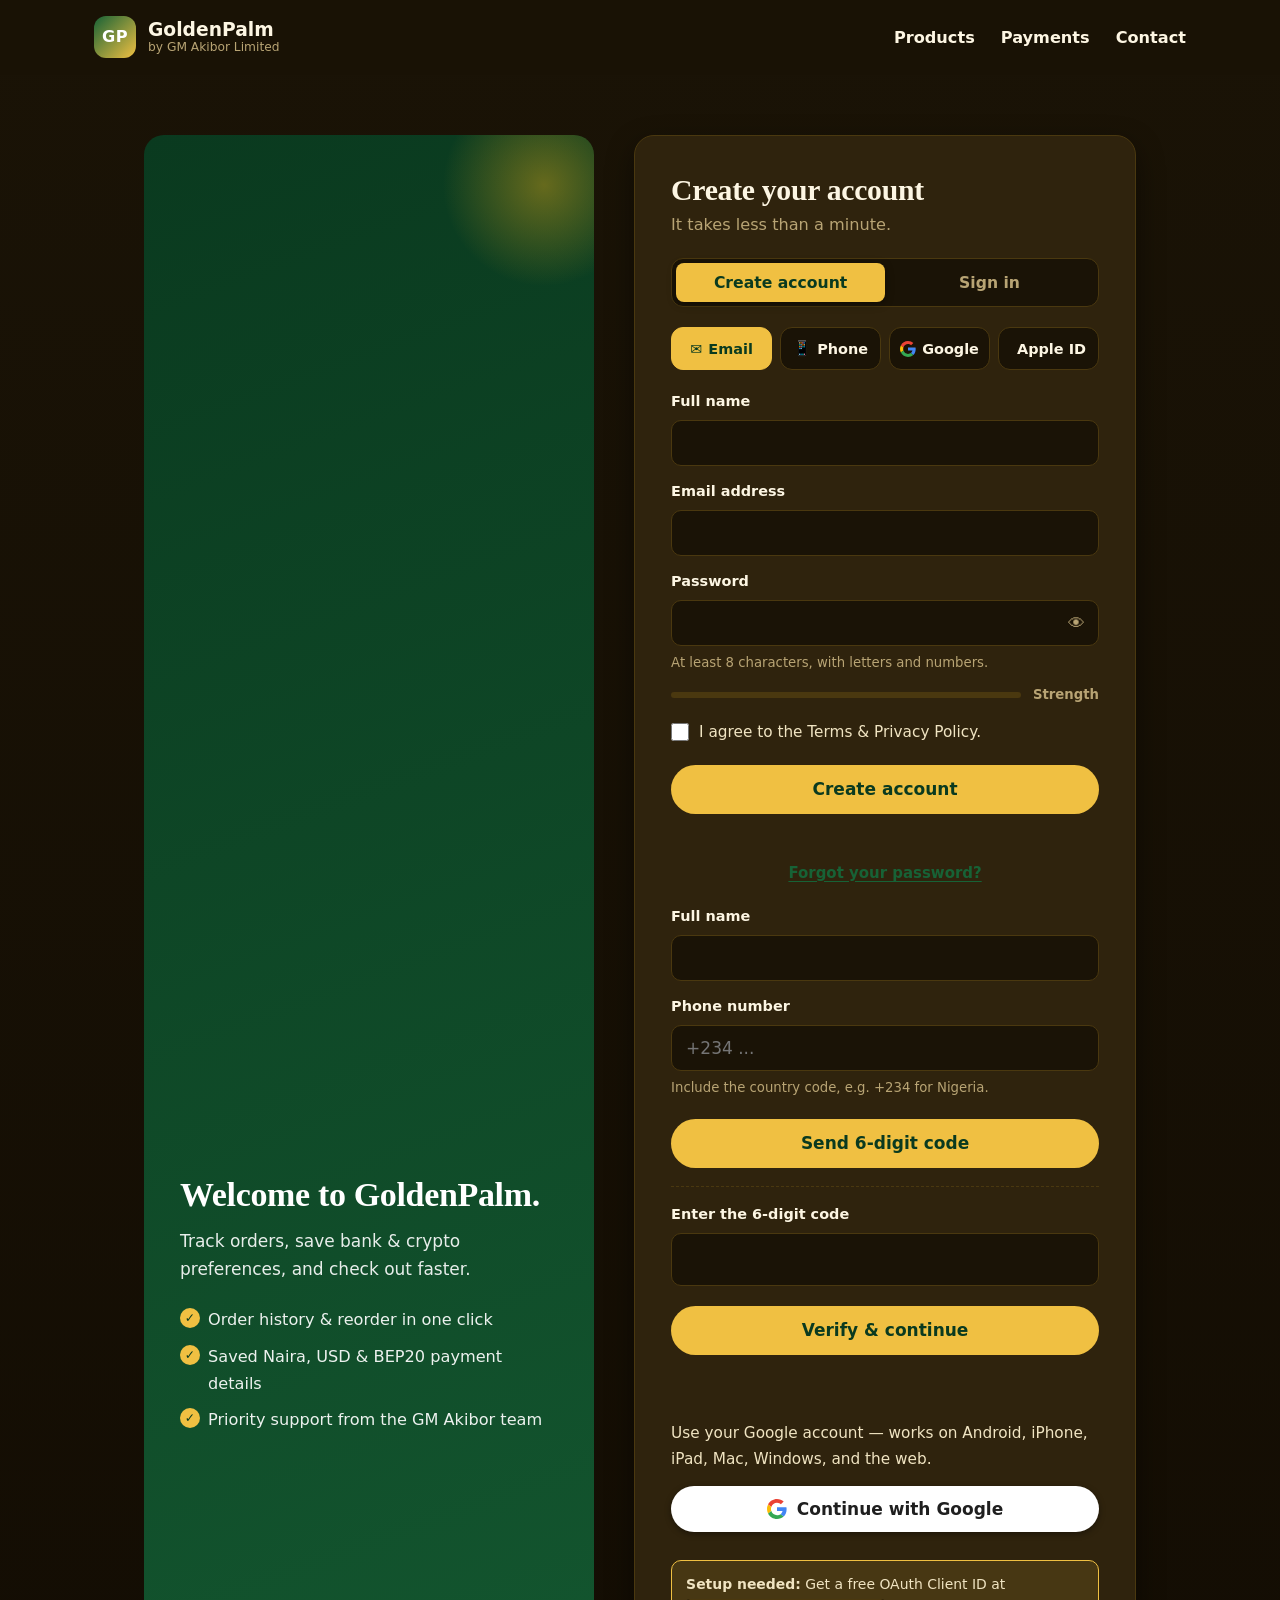
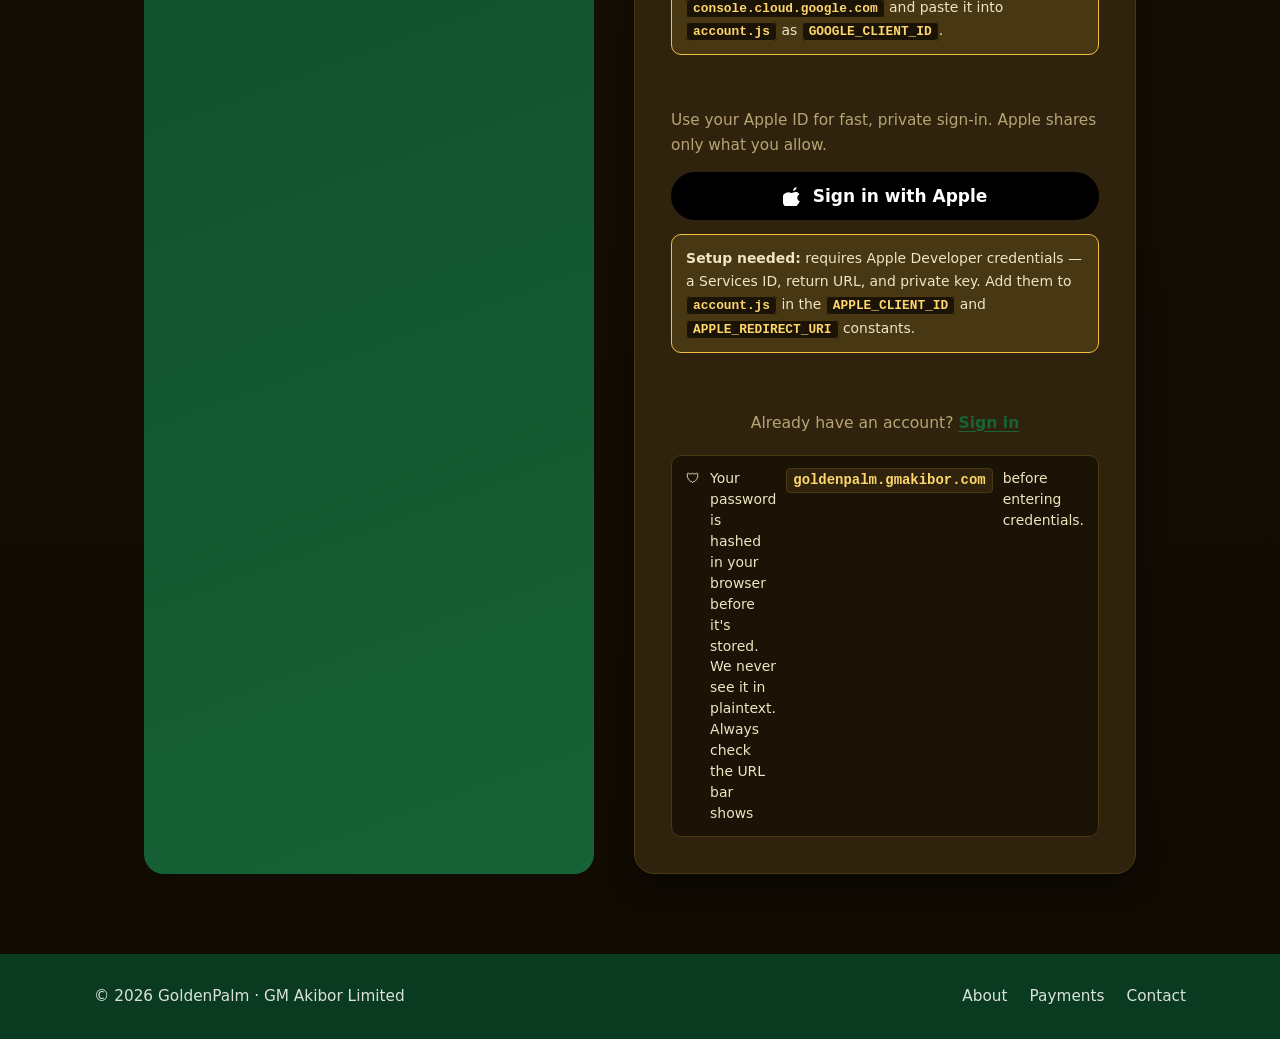
<file: account.html>
<!DOCTYPE html>
<html lang="en">
<head>
  <meta charset="UTF-8" />
  <meta name="viewport" content="width=device-width, initial-scale=1.0" />
  <meta name="description" content="GoldenPalm — sign in or create an account with email, phone, or Apple ID." />
  <meta name="theme-color" content="#0a4d2e" />

  <meta http-equiv="Content-Security-Policy"
        content="default-src 'self'; img-src 'self' https://images.unsplash.com https://*.googleusercontent.com data:; style-src 'self' 'unsafe-inline' https://accounts.google.com; script-src 'self' https://appleid.cdn-apple.com https://accounts.google.com https://cdn.jsdelivr.net https://www.gstatic.com https://www.google.com; connect-src 'self' https://*.supabase.co https://appleid.apple.com https://accounts.google.com https://api.emailjs.com https://*.googleapis.com https://identitytoolkit.googleapis.com https://securetoken.googleapis.com; font-src 'self' data:; frame-src https://appleid.apple.com https://accounts.google.com https://*.firebaseapp.com https://www.google.com; form-action 'self' https://appleid.apple.com https://accounts.google.com; frame-ancestors 'none'; base-uri 'self'; object-src 'none'; upgrade-insecure-requests" />
  <meta http-equiv="X-Content-Type-Options" content="nosniff" />
  <meta name="referrer" content="strict-origin-when-cross-origin" />
  <meta name="robots" content="noindex" />

  <!-- PWA -->
  <link rel="manifest" href="manifest.json" />
  <link rel="apple-touch-icon" href="icon.svg" />
  <meta name="apple-mobile-web-app-capable" content="yes" />
  <meta name="apple-mobile-web-app-status-bar-style" content="black-translucent" />
  <meta name="apple-mobile-web-app-title" content="GoldenPalm" />
  <meta name="mobile-web-app-capable" content="yes" />

  <title>Account · GoldenPalm</title>
  <link rel="stylesheet" href="styles.css" />
</head>
<body class="auth-body">
  <a href="#main" class="skip-link">Skip to main content</a>

  <header class="navbar" id="navbar" role="banner">
    <div class="container nav-inner">
      <a href="index.html" class="logo" aria-label="GoldenPalm home">
        <span class="logo-mark" aria-hidden="true">GP</span>
        <span class="logo-stack">
          <span class="logo-text">GoldenPalm</span>
          <span class="logo-tag">by GM Akibor Limited</span>
        </span>
      </a>
      <nav aria-label="Primary">
        <ul class="nav-links" id="navLinks">
          <li><a href="index.html#products">Products</a></li>
          <li><a href="index.html#payments">Payments</a></li>
          <li><a href="index.html#contact">Contact</a></li>
        </ul>
      </nav>
    </div>
  </header>

  <main id="main" class="auth-page">
    <div class="auth-shell">
      <aside class="auth-promo" aria-hidden="true">
        <h2>Welcome to GoldenPalm.</h2>
        <p>Track orders, save bank &amp; crypto preferences, and check out faster.</p>
        <ul>
          <li>Order history &amp; reorder in one click</li>
          <li>Saved Naira, USD &amp; BEP20 payment details</li>
          <li>Priority support from the GM Akibor team</li>
        </ul>
      </aside>

      <section class="auth-card" aria-labelledby="auth-title">
        <header class="auth-head">
          <h1 id="auth-title">Create your account</h1>
          <p class="auth-sub" id="authSub">It takes less than a minute.</p>
        </header>

        <div class="auth-mode" role="tablist" aria-label="Sign in or sign up">
          <button class="auth-mode-btn active" type="button" role="tab" aria-selected="true" data-mode="signup">Create account</button>
          <button class="auth-mode-btn" type="button" role="tab" aria-selected="false" data-mode="signin">Sign in</button>
        </div>

        <div class="auth-method" role="tablist" aria-label="Sign-up method">
          <button class="method-btn active" type="button" role="tab" aria-selected="true" data-method="email">
            <span aria-hidden="true">✉</span> Email
          </button>
          <button class="method-btn" type="button" role="tab" aria-selected="false" data-method="phone">
            <span aria-hidden="true">📱</span> Phone
          </button>
          <button class="method-btn" type="button" role="tab" aria-selected="false" data-method="google">
            <svg viewBox="0 0 18 18" width="16" height="16" aria-hidden="true">
              <path fill="#EA4335" d="M9 3.48c1.69 0 2.83.73 3.48 1.34l2.54-2.48C13.46 1.08 11.43 0 9 0 5.48 0 2.44 2.02.96 4.96l2.91 2.26C4.6 5.05 6.62 3.48 9 3.48z"/>
              <path fill="#4285F4" d="M17.64 9.2c0-.74-.06-1.28-.19-1.84H9v3.34h4.96c-.1.83-.64 2.08-1.84 2.92l2.84 2.2c1.7-1.57 2.68-3.88 2.68-6.62z"/>
              <path fill="#FBBC05" d="M3.88 10.78A5.54 5.54 0 0 1 3.58 9c0-.62.11-1.22.29-1.78L.96 4.96A9 9 0 0 0 0 9c0 1.45.35 2.82.96 4.04l2.92-2.26z"/>
              <path fill="#34A853" d="M9 18c2.43 0 4.47-.8 5.96-2.18l-2.84-2.2c-.76.53-1.78.9-3.12.9-2.38 0-4.4-1.57-5.12-3.74L.97 13.04C2.45 15.98 5.48 18 9 18z"/>
            </svg>
            Google
          </button>
          <button class="method-btn" type="button" role="tab" aria-selected="false" data-method="apple">
            <span aria-hidden="true"></span> Apple ID
          </button>
        </div>

        <!-- ========== EMAIL ========== -->
        <form class="auth-form" id="emailForm" novalidate autocomplete="on">
          <div class="honeypot" aria-hidden="true">
            <label>Website<input type="text" name="website" tabindex="-1" autocomplete="off" /></label>
          </div>

          <label data-signup-only>
            <span>Full name</span>
            <input name="name" type="text" autocomplete="name" maxlength="80" />
          </label>
          <label>
            <span>Email address</span>
            <input name="email" type="email" required autocomplete="email" maxlength="120" />
          </label>
          <label>
            <span>Password</span>
            <div class="pw-wrap">
              <input name="password" type="password" required autocomplete="new-password" minlength="8" maxlength="128" />
              <button type="button" class="pw-toggle" aria-label="Show password" data-toggle-pw>👁</button>
            </div>
            <small class="hint" data-signup-only>At least 8 characters, with letters and numbers.</small>
          </label>
          <div class="pw-strength" data-signup-only aria-hidden="true">
            <span class="pw-bar"><span id="pwBar"></span></span>
            <span class="pw-label" id="pwLabel">Strength</span>
          </div>
          <label class="check-row" data-signup-only>
            <input type="checkbox" name="agree" required />
            <span>I agree to the Terms &amp; Privacy Policy.</span>
          </label>
          <button type="submit" class="btn btn-primary auth-submit">
            <span data-signup-text>Create account</span>
            <span data-signin-text hidden>Sign in</span>
          </button>
          <p class="form-status" id="emailStatus" role="status" aria-live="polite"></p>
          <p class="auth-link" data-signup-only><a href="#" data-recover>Forgot your password?</a></p>
        </form>

        <!-- ========== PHONE ========== -->
        <form class="auth-form" id="phoneForm" novalidate hidden autocomplete="on">
          <label data-signup-only>
            <span>Full name</span>
            <input name="name" type="text" autocomplete="name" maxlength="80" />
          </label>
          <label>
            <span>Phone number</span>
            <input name="phone" type="tel" required autocomplete="tel" maxlength="20" placeholder="+234 ..." />
            <small class="hint">Include the country code, e.g. +234 for Nigeria.</small>
          </label>

          <button type="button" class="btn btn-primary auth-submit" id="sendOtpBtn">Send 6-digit code</button>

          <div id="otpBox" hidden>
            <label>
              <span>Enter the 6-digit code</span>
              <input name="otp" type="text" inputmode="numeric" pattern="[0-9]{6}" maxlength="6" autocomplete="one-time-code" />
            </label>
            <button type="submit" class="btn btn-primary auth-submit">Verify &amp; continue</button>
            <p class="hint" id="otpHint"></p>
          </div>

          <p class="form-status" id="phoneStatus" role="status" aria-live="polite"></p>
        </form>

        <!-- ========== GOOGLE ========== -->
        <div class="auth-form auth-google" id="googleForm" hidden>
          <p class="google-blurb">Use your Google account — works on Android, iPhone, iPad, Mac, Windows, and the web.</p>
          <button id="googleBtn" type="button" class="btn-google" aria-label="Continue with Google">
            <svg viewBox="0 0 18 18" width="20" height="20" aria-hidden="true">
              <path fill="#EA4335" d="M9 3.48c1.69 0 2.83.73 3.48 1.34l2.54-2.48C13.46 1.08 11.43 0 9 0 5.48 0 2.44 2.02.96 4.96l2.91 2.26C4.6 5.05 6.62 3.48 9 3.48z"/>
              <path fill="#4285F4" d="M17.64 9.2c0-.74-.06-1.28-.19-1.84H9v3.34h4.96c-.1.83-.64 2.08-1.84 2.92l2.84 2.2c1.7-1.57 2.68-3.88 2.68-6.62z"/>
              <path fill="#FBBC05" d="M3.88 10.78A5.54 5.54 0 0 1 3.58 9c0-.62.11-1.22.29-1.78L.96 4.96A9 9 0 0 0 0 9c0 1.45.35 2.82.96 4.04l2.92-2.26z"/>
              <path fill="#34A853" d="M9 18c2.43 0 4.47-.8 5.96-2.18l-2.84-2.2c-.76.53-1.78.9-3.12.9-2.38 0-4.4-1.57-5.12-3.74L.97 13.04C2.45 15.98 5.48 18 9 18z"/>
            </svg>
            Continue with Google
          </button>
          <div id="googleOneTap"></div>
          <p class="hint google-hint">
            <strong>Setup needed:</strong> Get a free OAuth Client ID at
            <code>console.cloud.google.com</code> and paste it into
            <code>account.js</code> as <code>GOOGLE_CLIENT_ID</code>.
          </p>
          <p class="form-status" id="googleStatus" role="status" aria-live="polite"></p>
        </div>

        <!-- ========== APPLE ID ========== -->
        <div class="auth-form auth-apple" id="appleForm" hidden>
          <p class="apple-blurb">Use your Apple ID for fast, private sign-in. Apple shares only what you allow.</p>
          <button id="appleBtn" type="button" class="btn-apple" aria-label="Sign in with Apple">
            <svg width="20" height="20" viewBox="0 0 24 24" fill="currentColor" aria-hidden="true">
              <path d="M16.365 1.43c0 1.14-.41 2.21-1.23 3.04-.83.84-1.95 1.32-2.99 1.23-.13-1.13.4-2.27 1.16-3.06.83-.85 2.09-1.46 3.06-1.21zm3.39 17.45c-.61 1.4-1.36 2.79-2.55 4.02-1.04 1.07-2.31 2.4-3.92 2.4-1.55 0-1.95-.91-4.05-.9-2.1.01-2.55.92-4.1.91-1.6-.02-2.83-1.2-3.87-2.27C-1.04 19.95-2 14.1.6 10.46c1.36-1.91 3.78-3.07 6.04-3.07 1.71 0 3.32.96 4.05.96.74 0 2.71-1.18 4.6-1.01.79.03 3.02.32 4.46 2.43-3.93 2.16-3.27 7.81 1 8.91z"/>
            </svg>
            Sign in with Apple
          </button>
          <p class="hint apple-hint">
            <strong>Setup needed:</strong> requires Apple Developer credentials —
            a Services ID, return URL, and private key. Add them to
            <code>account.js</code> in the <code>APPLE_CLIENT_ID</code> and
            <code>APPLE_REDIRECT_URI</code> constants.
          </p>
          <p class="form-status" id="appleStatus" role="status" aria-live="polite"></p>
        </div>

        <p class="auth-mode-toggle">
          <span data-signup-only>Already have an account? <a href="#" data-mode-link="signin">Sign in</a></span>
          <span data-signin-only hidden>New here? <a href="#" data-mode-link="signup">Create an account</a></span>
        </p>

        <p class="security-note">
          <span aria-hidden="true">🛡</span>
          Your password is hashed in your browser before it's stored.
          We never see it in plaintext. Always check the URL bar shows
          <code>goldenpalm.gmakibor.com</code> before entering credentials.
        </p>
      </section>
    </div>
  </main>

  <footer class="footer" role="contentinfo">
    <div class="container footer-inner">
      <span>&copy; <span id="year"></span> GoldenPalm · GM Akibor Limited</span>
      <span class="footer-links">
        <a href="index.html#about">About</a>
        <a href="index.html#payments">Payments</a>
        <a href="index.html#contact">Contact</a>
      </span>
    </div>
  </footer>

  <div class="toast" id="toast" role="status" aria-live="polite" hidden></div>

  <script src="config.js"></script>
  <script src="database/db.js"></script>
  <script src="services.js"></script>
  <script src="account.js"></script>
  <script src="sw-register.js"></script>

  <!-- Invisible reCAPTCHA target for Firebase phone auth -->
  <div id="recaptcha-container" aria-hidden="true"></div>
</body>
</html>
</file>
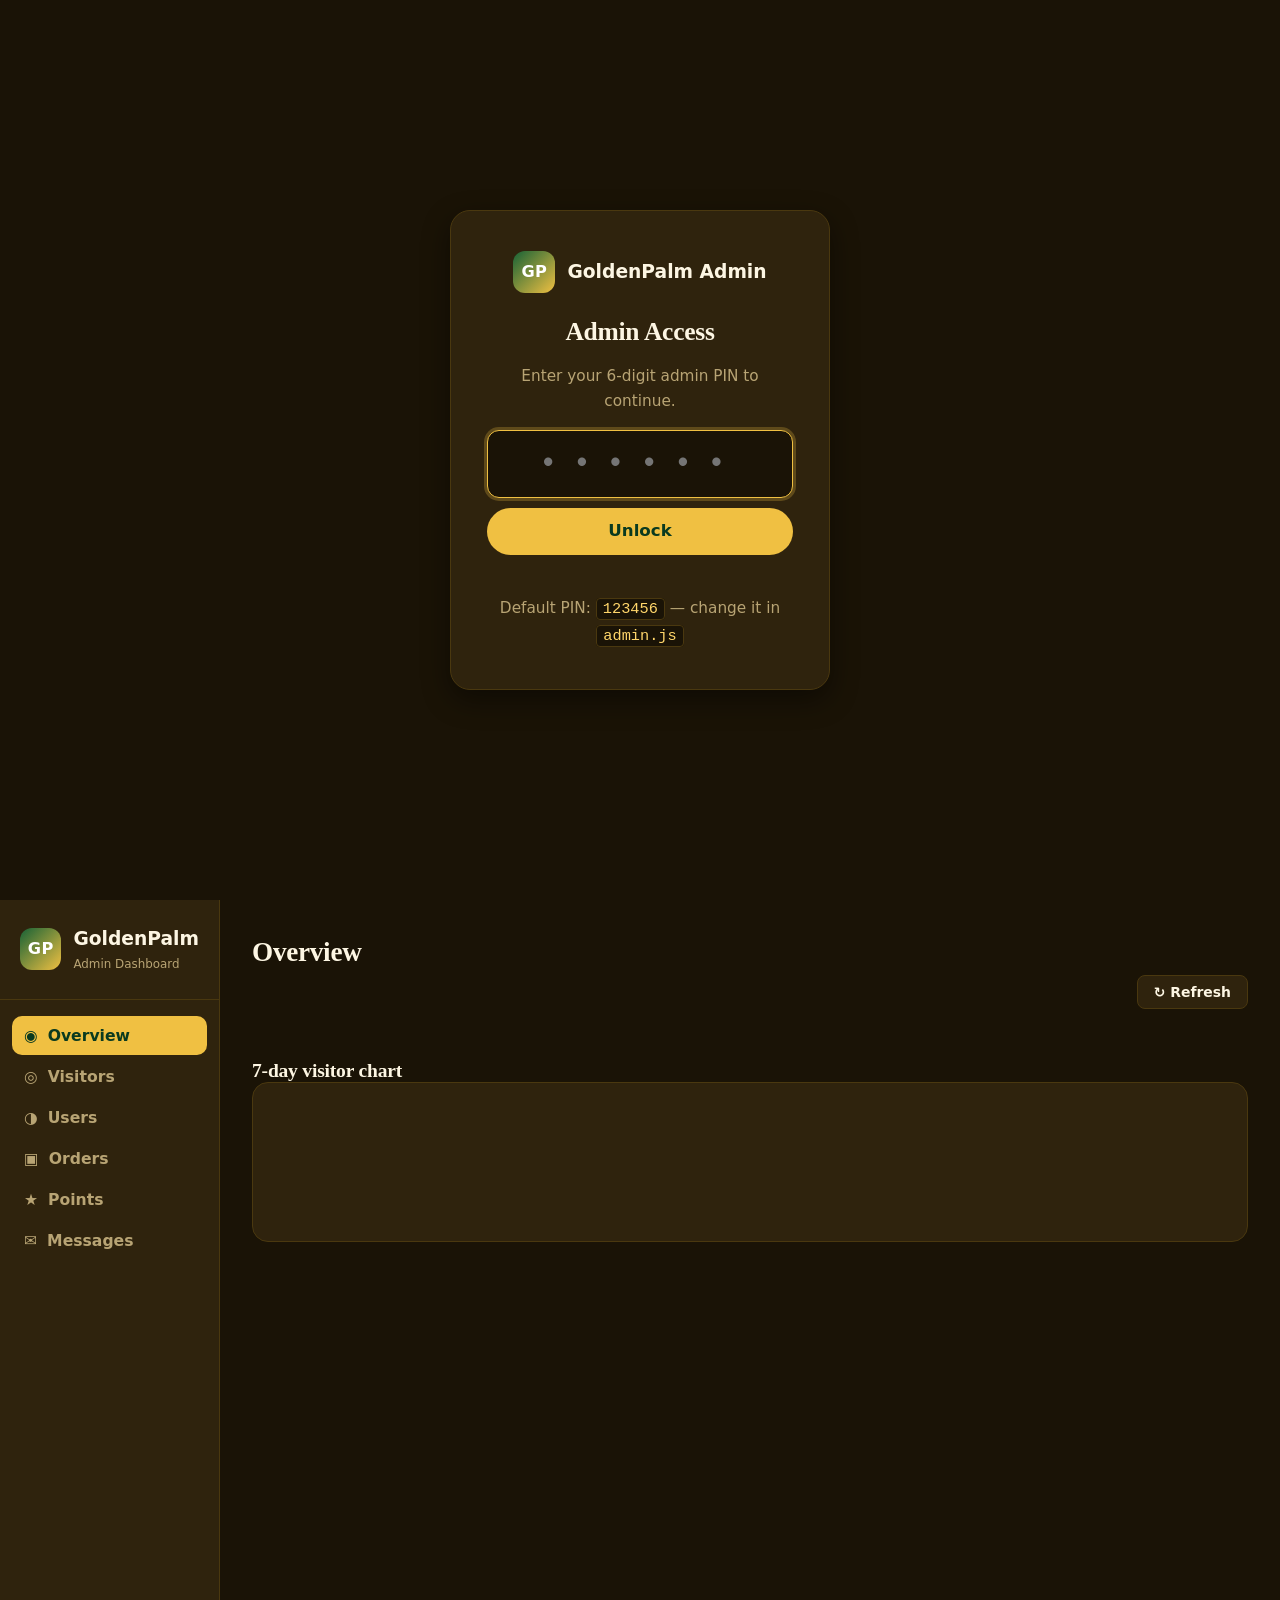
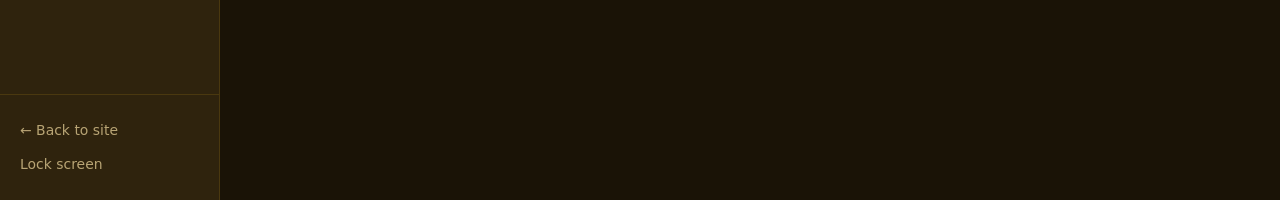
<file: admin.html>
<!DOCTYPE html>
<html lang="en">
<head>
  <meta charset="UTF-8" />
  <meta name="viewport" content="width=device-width, initial-scale=1.0" />
  <meta name="robots" content="noindex, nofollow" />
  <link rel="manifest" href="manifest.json" />
  <link rel="apple-touch-icon" href="icon.svg" />
  <meta name="apple-mobile-web-app-capable" content="yes" />
  <meta name="apple-mobile-web-app-title" content="GoldenPalm" />
  <meta http-equiv="Content-Security-Policy"
        content="default-src 'self'; img-src 'self' data:; style-src 'self' 'unsafe-inline'; script-src 'self'; connect-src 'self' https://*.supabase.co; frame-ancestors 'none'; base-uri 'self'; object-src 'none';" />
  <meta http-equiv="X-Content-Type-Options" content="nosniff" />
  <title>Admin · GoldenPalm</title>
  <link rel="stylesheet" href="styles.css" />
  <link rel="stylesheet" href="admin.css" />
</head>
<body class="admin-body">

  <!-- PIN lock screen -->
  <div id="lockScreen" class="lock-screen">
    <div class="lock-card">
      <div class="logo">
        <span class="logo-mark" aria-hidden="true">GP</span>
        <span class="logo-text">GoldenPalm Admin</span>
      </div>
      <h1>Admin Access</h1>
      <p>Enter your 6-digit admin PIN to continue.</p>
      <form id="pinForm" novalidate>
        <input type="password" id="pinInput" inputmode="numeric" maxlength="6"
               pattern="[0-9]{6}" autocomplete="current-password"
               placeholder="••••••" aria-label="6-digit admin PIN" required />
        <button type="submit" class="btn btn-primary">Unlock</button>
        <p class="pin-error" id="pinError" role="alert" aria-live="polite"></p>
      </form>
      <p class="pin-hint">Default PIN: <code>123456</code> — change it in <code>admin.js</code></p>
    </div>
  </div>

  <!-- Admin shell (hidden until authenticated) -->
  <div id="adminShell" hidden>
    <aside class="sidebar" role="navigation" aria-label="Admin navigation">
      <div class="sidebar-logo">
        <span class="logo-mark" aria-hidden="true">GP</span>
        <div>
          <span class="logo-text">GoldenPalm</span>
          <span style="font-size:0.7rem;color:var(--muted);display:block">Admin Dashboard</span>
        </div>
      </div>
      <nav>
        <button class="nav-item active" data-panel="overview">
          <span aria-hidden="true">◉</span> Overview
        </button>
        <button class="nav-item" data-panel="visitors">
          <span aria-hidden="true">◎</span> Visitors
        </button>
        <button class="nav-item" data-panel="users">
          <span aria-hidden="true">◑</span> Users
        </button>
        <button class="nav-item" data-panel="orders">
          <span aria-hidden="true">▣</span> Orders
        </button>
        <button class="nav-item" data-panel="points">
          <span aria-hidden="true">★</span> Points
        </button>
        <button class="nav-item" data-panel="messages">
          <span aria-hidden="true">✉</span> Messages
        </button>
      </nav>
      <div class="sidebar-footer">
        <a href="index.html" class="sidebar-link">← Back to site</a>
        <button class="sidebar-link" id="adminLogout">Lock screen</button>
      </div>
    </aside>

    <main class="admin-main" id="main">

      <!-- Overview panel -->
      <section class="panel" id="panel-overview">
        <h2>Overview</h2>
        <div class="stat-grid" id="overviewStats"></div>
        <h3 style="margin-top:2rem">7-day visitor chart</h3>
        <div class="chart-wrap" id="visitorChart" aria-label="Visitor chart for the last 7 days"></div>
      </section>

      <!-- Visitors panel -->
      <section class="panel hidden" id="panel-visitors">
        <h2>Daily Visitors</h2>
        <p class="panel-sub">Unique visitors per day (anonymous fingerprint).</p>
        <div id="visitorsTable"></div>
      </section>

      <!-- Users panel -->
      <section class="panel hidden" id="panel-users">
        <h2>Registered Users</h2>
        <p class="panel-sub">All accounts created on this device.</p>
        <div id="usersTable"></div>
      </section>

      <!-- Orders panel -->
      <section class="panel hidden" id="panel-orders">
        <h2>Orders</h2>
        <p class="panel-sub">Cart checkouts submitted by customers.</p>
        <div id="ordersTable"></div>
      </section>

      <!-- Points panel -->
      <section class="panel hidden" id="panel-points">
        <h2>Loyalty Points</h2>
        <p class="panel-sub">Rewards outstanding across all user accounts.</p>
        <div class="stat-grid" id="pointsStats"></div>
        <div id="pointsTable" style="margin-top:1.5rem"></div>
      </section>

      <!-- Messages panel -->
      <section class="panel hidden" id="panel-messages">
        <h2>Contact Messages</h2>
        <p class="panel-sub">Submissions from the homepage contact form.</p>
        <div id="messagesTable"></div>
      </section>

    </main>
  </div>

  <script src="config.js"></script>
  <script src="database/db.js"></script>
  <script src="admin.js"></script>
  <script src="sw-register.js"></script>
</body>
</html>
</file>
<file: styles.css>
/* ====================================================================
   GoldenPalm — by GM Akibor Limited
   Clean, simple, accessible
   - WCAG AA contrast, visible focus rings, skip link
   - Colorblind-safe palette (colors paired with text labels)
   - Respects prefers-reduced-motion
   ==================================================================== */

:root {
  /* Dark-gold theme */
  --green-900: #0a3a1f;
  --green-700: #176236;
  --gold-500:  #f0c042;     /* bright accent gold */
  --gold-400:  #ffd66b;     /* highlight gold */
  --gold-300:  #fff0c2;
  --orange-500:#ff9f3a;
  --blue-500:  #4ea2e8;
  --purple-500:#b48bff;

  --bg:        #1a1306;     /* deep dark gold/brown */
  --surface:   #261c0a;     /* slightly lifted dark gold */
  --surface-2: #2f230d;     /* card surface */
  --text:      #fdf6e3;     /* warm cream */
  --text-soft: #f0e4c2;
  --muted:     #b8a474;
  --border:    #4a380f;

  --shadow-sm: 0 2px 8px rgba(0, 0, 0, 0.4);
  --shadow:    0 10px 28px rgba(0, 0, 0, 0.45);
  --shadow-lg: 0 20px 48px rgba(0, 0, 0, 0.55);

  --radius:    14px;
  --radius-lg: 20px;
  --container: 1140px;
}

*, *::before, *::after { box-sizing: border-box; }
* { margin: 0; padding: 0; }

html { scroll-behavior: smooth; font-size: 17px; }
@media (prefers-reduced-motion: reduce) {
  html { scroll-behavior: auto; }
  *, *::before, *::after {
    animation-duration: 0.01ms !important;
    transition-duration: 0.01ms !important;
  }
}

body {
  font-family: 'Inter', 'Segoe UI', system-ui, -apple-system, sans-serif;
  color: var(--text);
  background: var(--bg);
  line-height: 1.65;
  -webkit-font-smoothing: antialiased;
}

img { max-width: 100%; display: block; }
a { color: var(--gold-400); text-underline-offset: 3px; }
a:hover { color: var(--gold-300); text-decoration-thickness: 2px; }
button { font-family: inherit; }

h1, h2, h3 {
  font-family: 'Playfair Display', Georgia, serif;
  line-height: 1.2;
  letter-spacing: -0.01em;
  color: var(--text);
}
h1 { font-size: clamp(2.4rem, 5vw, 3.6rem); font-weight: 700; }
h2 { font-size: clamp(1.8rem, 3.4vw, 2.5rem); margin-bottom: 0.75rem; }
h3 { font-size: 1.15rem; font-weight: 700; }

p { color: var(--text-soft); }

.container {
  max-width: var(--container);
  margin: 0 auto;
  padding: 0 24px;
}

.eyebrow {
  text-transform: uppercase;
  letter-spacing: 0.18em;
  font-size: 0.78rem;
  font-weight: 800;
  color: var(--gold-500);
  margin-bottom: 0.6rem;
}
.accent { color: var(--gold-500); }
.section-sub { color: var(--muted); margin-top: 0.5rem; }

/* ---------- Accessibility primitives ---------- */
.visually-hidden {
  position: absolute !important;
  width: 1px; height: 1px;
  overflow: hidden; clip: rect(0, 0, 0, 0);
  white-space: nowrap; border: 0;
}

.skip-link {
  position: absolute;
  top: -100px; left: 16px;
  background: var(--green-900);
  color: #fff;
  padding: 12px 20px;
  border-radius: 8px;
  font-weight: 700;
  z-index: 1000;
  text-decoration: none;
  transition: top 0.2s ease;
}
.skip-link:focus { top: 16px; outline: 3px solid var(--gold-500); }

:focus-visible {
  outline: 3px solid var(--gold-500);
  outline-offset: 3px;
  border-radius: 4px;
}

/* ---------- Navbar ---------- */
.navbar {
  position: sticky;
  top: 0;
  background: rgba(26, 19, 6, 0.88);
  backdrop-filter: blur(12px);
  -webkit-backdrop-filter: blur(12px);
  z-index: 100;
  border-bottom: 1px solid transparent;
  transition: border-color 0.3s ease, box-shadow 0.3s ease;
}
.navbar.scrolled {
  border-bottom-color: var(--border);
  box-shadow: var(--shadow-sm);
}

.nav-inner {
  display: flex;
  align-items: center;
  justify-content: space-between;
  padding: 16px 24px;
  gap: 16px;
}

.logo {
  display: flex;
  align-items: center;
  gap: 12px;
  text-decoration: none;
  color: var(--text);
}
.logo-mark {
  display: inline-grid;
  place-items: center;
  width: 42px; height: 42px;
  border-radius: 12px;
  background: linear-gradient(135deg, var(--green-700), var(--gold-500));
  color: #fff;
  font-weight: 800;
  font-size: 0.95rem;
  letter-spacing: 0.5px;
}
.logo-stack { display: flex; flex-direction: column; line-height: 1.1; }
.logo-text { font-size: 1.1rem; font-weight: 700; }
.logo-tag { font-size: 0.72rem; color: var(--muted); font-weight: 500; }

.nav-links {
  display: flex;
  list-style: none;
  gap: 26px;
  align-items: center;
}
.nav-links a {
  font-weight: 600;
  font-size: 0.95rem;
  color: var(--text);
  text-decoration: none;
  padding: 8px 0;
  position: relative;
}
.nav-links a:not(.nav-cta)::after {
  content: '';
  position: absolute;
  left: 0; bottom: 2px;
  width: 0; height: 2px;
  background: var(--gold-500);
  transition: width 0.25s ease;
}
.nav-links a:hover::after,
.nav-links a.active::after { width: 100%; }

.nav-cta {
  background: var(--gold-500);
  color: var(--green-900) !important;
  padding: 9px 18px !important;
  border-radius: 999px;
  text-decoration: none;
  font-weight: 800;
}
.nav-cta:hover { background: var(--gold-400); color: var(--green-900) !important; }

.nav-actions {
  display: flex;
  align-items: center;
  gap: 10px;
}

.cart-btn {
  position: relative;
  display: inline-grid;
  place-items: center;
  width: 44px; height: 44px;
  background: transparent;
  border: 1.5px solid var(--border);
  border-radius: 12px;
  color: var(--gold-400);
  cursor: pointer;
  transition: background 0.2s ease, border-color 0.2s ease, transform 0.15s ease;
}
.cart-btn:hover { background: var(--surface-2); border-color: var(--gold-500); color: var(--gold-300); }
.cart-btn.bump { animation: bump 0.4s ease; }
.cart-count {
  position: absolute;
  top: -6px; right: -6px;
  min-width: 20px; height: 20px;
  padding: 0 5px;
  background: var(--orange-500);
  color: #fff;
  border-radius: 999px;
  font-size: 0.72rem;
  font-weight: 800;
  display: grid;
  place-items: center;
  line-height: 1;
  border: 2px solid var(--bg);
  transition: transform 0.25s ease;
}
.cart-count.empty { display: none; }
.cart-count.bump { animation: bump 0.45s ease; }

.hamburger {
  display: none;
  flex-direction: column;
  gap: 5px;
  background: none;
  border: 1px solid var(--border);
  border-radius: 8px;
  cursor: pointer;
  padding: 10px;
}
.hamburger span {
  width: 22px; height: 2px;
  background: var(--gold-400);
  transition: 0.3s;
}

@keyframes bump {
  0%   { transform: scale(1); }
  35%  { transform: scale(1.25); }
  100% { transform: scale(1); }
}

/* ---------- Hero ---------- */
.hero {
  position: relative;
  min-height: 80vh;
  display: flex;
  align-items: center;
  color: #fff;
  overflow: hidden;
  isolation: isolate;
}
.hero-img {
  position: absolute;
  inset: 0;
  width: 100%; height: 100%;
  object-fit: cover;
  z-index: -2;
}
.hero-overlay {
  position: absolute;
  inset: 0;
  z-index: -1;
  background: linear-gradient(120deg,
    rgba(5, 58, 31, 0.92) 0%,
    rgba(5, 58, 31, 0.70) 60%,
    rgba(5, 58, 31, 0.50) 100%);
}
.hero-content { max-width: 720px; padding: 90px 24px; }
.hero h1 { color: #fff; margin-bottom: 1rem; }
.hero .eyebrow { color: var(--gold-400); }
.hero-sub {
  color: rgba(255, 255, 255, 0.95);
  font-size: 1.15rem;
  margin-bottom: 2rem;
  max-width: 560px;
}
.hero-cta { display: flex; gap: 14px; flex-wrap: wrap; }

/* ---------- Buttons ---------- */
.btn {
  display: inline-flex;
  align-items: center;
  gap: 8px;
  padding: 13px 26px;
  border-radius: 999px;
  font-weight: 700;
  font-size: 0.98rem;
  cursor: pointer;
  text-decoration: none;
  border: 2px solid transparent;
  transition: transform 0.2s ease, background 0.2s ease, color 0.2s ease;
  font-family: inherit;
  line-height: 1;
}
.btn-primary { background: var(--gold-500); color: var(--green-900); }
.btn-primary:hover { background: var(--gold-400); transform: translateY(-2px); }
.btn-ghost {
  background: transparent;
  color: #fff;
  border-color: rgba(255, 255, 255, 0.65);
}
.btn-ghost:hover { border-color: var(--gold-400); color: var(--gold-400); }

.btn-add {
  background: var(--green-700);
  color: #fff;
  padding: 11px 20px;
  font-size: 0.92rem;
  align-self: flex-start;
  margin-top: 4px;
}
.btn-add:hover { background: var(--green-900); transform: translateY(-1px); }
.btn-add.added { background: var(--gold-500); color: var(--green-900); }

/* ---------- Sections ---------- */
.section { padding: 90px 0; }
.section-head { text-align: center; max-width: 680px; margin: 0 auto 50px; }

.two-col {
  display: grid;
  grid-template-columns: 1fr 1fr;
  gap: 60px;
  align-items: center;
}

.about-img {
  width: 100%;
  height: 420px;
  object-fit: cover;
  border-radius: var(--radius-lg);
  box-shadow: var(--shadow);
}

.check-list { list-style: none; margin-top: 1.25rem; }
.check-list li {
  padding: 8px 0 8px 32px;
  position: relative;
  color: var(--text-soft);
}
.check-list li::before {
  content: '✓';
  position: absolute;
  left: 0; top: 10px;
  width: 22px; height: 22px;
  background: var(--gold-500);
  color: var(--green-900);
  border-radius: 50%;
  display: grid;
  place-items: center;
  font-size: 0.78rem;
  font-weight: 700;
}

/* ---------- Products ---------- */
.products { background: var(--surface); }
.product-card { background: var(--surface-2); border-color: var(--border); }
.product-card:hover { background: var(--surface-2); border-color: var(--gold-500); }
.card-grid {
  display: grid;
  grid-template-columns: repeat(auto-fit, minmax(240px, 1fr));
  gap: 24px;
}
.product-card {
  background: var(--bg);
  border-radius: var(--radius-lg);
  overflow: hidden;
  border: 1px solid var(--border);
  display: flex;
  flex-direction: column;
  transition: transform 0.25s ease, box-shadow 0.25s ease;
}
.product-card:hover {
  transform: translateY(-4px);
  box-shadow: var(--shadow);
}
.product-img { width: 100%; height: 200px; object-fit: cover; }
.product-body { padding: 22px; display: flex; flex-direction: column; gap: 8px; flex-grow: 1; }
.product-body p { color: var(--muted); font-size: 0.92rem; }
.price {
  font-weight: 700;
  color: var(--gold-400);
  font-size: 1.15rem;
  margin-top: auto;
  font-family: 'Playfair Display', Georgia, serif;
}

/* ---------- Payments ---------- */
.payments {
  background: var(--bg);
  border-top: 1px solid var(--border);
  border-bottom: 1px solid var(--border);
}
.pay-grid {
  display: grid;
  grid-template-columns: repeat(auto-fit, minmax(250px, 1fr));
  gap: 22px;
}
.pay-group {
  background: var(--bg);
  border: 1.5px solid var(--border);
  border-radius: var(--radius-lg);
  padding: 26px;
  transition: border-color 0.2s ease, transform 0.2s ease;
}
.pay-group:hover { border-color: var(--gold-500); transform: translateY(-3px); }
.pay-group h3 {
  display: flex;
  align-items: center;
  gap: 10px;
  margin-bottom: 14px;
}
.pay-icon {
  width: 34px; height: 34px;
  background: var(--green-700);
  color: #fff;
  display: inline-grid;
  place-items: center;
  border-radius: 10px;
  flex-shrink: 0;
}
.pay-group-feature { border-color: var(--gold-500); }

.pay-list { list-style: none; display: flex; flex-direction: column; gap: 8px; }
.pay-list li {
  display: flex;
  align-items: center;
  gap: 10px;
  padding: 8px 12px;
  background: var(--surface);
  border-radius: 10px;
  font-weight: 600;
  font-size: 0.93rem;
  border: 1px solid var(--border);
}
.pay-tag {
  display: inline-grid;
  place-items: center;
  min-width: 50px;
  height: 26px;
  padding: 0 8px;
  border-radius: 6px;
  color: #fff;
  font-size: 0.72rem;
  font-weight: 800;
  letter-spacing: 0.04em;
  flex-shrink: 0;
}
/* Colorblind-safe distinct hues — paired with text label */
.t-blue   { background: var(--blue-500); }
.t-green  { background: var(--green-700); }
.t-purple { background: var(--purple-500); }
.t-orange { background: var(--orange-500); }

.pay-note {
  margin-top: 32px;
  padding: 16px 20px;
  border-radius: 12px;
  background: var(--bg);
  border-left: 4px solid var(--green-700);
  color: var(--text-soft);
  font-size: 0.93rem;
  text-align: center;
}

/* ---------- Contact ---------- */
.contact { background: var(--surface); }
.contact-info { list-style: none; margin-top: 1rem; }
.contact-info li {
  padding: 6px 0;
  display: flex;
  gap: 10px;
  flex-wrap: wrap;
  color: var(--text-soft);
}
.contact-info strong { min-width: 80px; color: var(--text); }

.contact-form {
  background: var(--surface-2);
  padding: 28px;
  border-radius: var(--radius-lg);
  border: 1px solid var(--border);
  display: flex;
  flex-direction: column;
  gap: 14px;
}
.contact-form label {
  display: flex;
  flex-direction: column;
  font-size: 0.85rem;
  font-weight: 700;
  color: var(--text);
  gap: 6px;
}
.contact-form input,
.contact-form textarea {
  padding: 12px 14px;
  border: 1.5px solid var(--border);
  border-radius: 10px;
  font-size: 1rem;
  background: var(--bg);
  color: var(--text);
  font-family: inherit;
  transition: border-color 0.2s ease, box-shadow 0.2s ease;
}
.contact-form input:focus,
.contact-form textarea:focus {
  outline: none;
  border-color: var(--gold-500);
  box-shadow: 0 0 0 3px rgba(212, 160, 23, 0.25);
}
.contact-form textarea { resize: vertical; }
.form-status { font-size: 0.92rem; font-weight: 700; min-height: 1.2em; }
.form-status.success { color: var(--green-700); }
.form-status.success::before { content: '✓ '; }
.form-status.error { color: var(--orange-500); }
.form-status.error::before { content: '⚠ '; }

/* ---------- Footer ---------- */
.footer {
  background: var(--green-900);
  color: rgba(255, 255, 255, 0.85);
  padding: 30px 0;
  font-size: 0.9rem;
}
.footer-inner {
  display: flex;
  justify-content: space-between;
  align-items: center;
  flex-wrap: wrap;
  gap: 16px;
}
.footer-links { display: flex; gap: 22px; flex-wrap: wrap; }
.footer-links a {
  color: rgba(255, 255, 255, 0.85);
  text-decoration: none;
}
.footer-links a:hover { color: var(--gold-400); text-decoration: underline; }

/* ---------- Responsive ---------- */
@media (max-width: 880px) {
  .nav-links {
    position: fixed;
    inset: 70px 0 auto 0;
    flex-direction: column;
    background: var(--surface-2);
    padding: 18px 24px;
    gap: 4px;
    box-shadow: var(--shadow);
    transform: translateY(-150%);
    transition: transform 0.3s ease;
    border-bottom: 1px solid var(--border);
    align-items: stretch;
  }
  .nav-links.open { transform: translateY(0); }
  .nav-links li { padding: 10px 0; border-bottom: 1px solid var(--border); }
  .nav-links li:last-child { border-bottom: 0; }
  .hamburger { display: flex; }
  .logo-tag { display: none; }
  .two-col { grid-template-columns: 1fr; gap: 40px; }
  .about-img { height: 320px; }
  .section { padding: 64px 0; }
}

@media (max-width: 520px) {
  .hero-cta { flex-direction: column; align-items: stretch; }
  .btn { justify-content: center; }
  .footer-inner { flex-direction: column; text-align: center; }
}

@media (forced-colors: active) {
  .btn, .pay-tag, .pay-icon, .logo-mark, .check-list li::before {
    forced-color-adjust: none;
    border: 1px solid CanvasText;
  }
}

/* ====================================================================
   Cart — drawer + floating slip + toast
   ==================================================================== */

.drawer-overlay {
  position: fixed;
  inset: 0;
  background: rgba(5, 19, 11, 0.55);
  backdrop-filter: blur(2px);
  z-index: 1000;
  opacity: 0;
  transition: opacity 0.3s ease;
}
.drawer-overlay.open { opacity: 1; }

.cart-drawer {
  position: fixed;
  top: 0; right: 0;
  width: min(420px, 100%);
  height: 100dvh;
  background: var(--surface-2);
  border-left: 1px solid var(--border);
  box-shadow: -10px 0 40px rgba(0, 0, 0, 0.5);
  z-index: 1001;
  transform: translateX(100%);
  transition: transform 0.32s cubic-bezier(0.4, 0, 0.2, 1);
  display: flex;
  flex-direction: column;
}
.cart-drawer.open { transform: translateX(0); }

.drawer-head {
  display: flex;
  align-items: center;
  justify-content: space-between;
  padding: 20px 24px;
  border-bottom: 1px solid var(--border);
}
.drawer-head h2 { font-size: 1.4rem; margin: 0; }
.drawer-count { color: var(--muted); font-weight: 500; font-family: inherit; font-size: 0.95rem; }
.drawer-close {
  background: transparent;
  border: 0;
  cursor: pointer;
  padding: 8px;
  border-radius: 8px;
  color: var(--text);
  display: grid;
  place-items: center;
  transition: background 0.15s ease;
}
.drawer-close:hover { background: var(--bg); }

.drawer-body {
  flex: 1;
  overflow-y: auto;
  padding: 16px 24px;
}

.cart-empty {
  display: flex;
  flex-direction: column;
  align-items: center;
  text-align: center;
  padding: 60px 20px;
  color: var(--muted);
  gap: 8px;
}
.cart-empty svg { color: var(--border); margin-bottom: 12px; }
.cart-empty p { font-weight: 700; color: var(--text); font-size: 1.05rem; }
.cart-empty span { font-size: 0.9rem; color: var(--muted); }

.cart-items { list-style: none; display: flex; flex-direction: column; gap: 14px; margin: 0; padding: 0; }
.cart-item {
  display: grid;
  grid-template-columns: 64px 1fr auto;
  gap: 14px;
  padding: 14px;
  background: var(--surface);
  border: 1px solid var(--border);
  border-radius: 14px;
  align-items: center;
  animation: slideIn 0.25s ease;
}
@keyframes slideIn {
  from { opacity: 0; transform: translateY(8px); }
  to   { opacity: 1; transform: translateY(0); }
}
.cart-item img {
  width: 64px; height: 64px;
  object-fit: cover;
  border-radius: 10px;
  border: 1px solid var(--border);
}
.cart-item-info { min-width: 0; }
.cart-item-name {
  font-weight: 700;
  font-size: 0.95rem;
  margin-bottom: 4px;
  color: var(--text);
  overflow: hidden;
  text-overflow: ellipsis;
  white-space: nowrap;
}
.cart-item-price {
  font-size: 0.85rem;
  color: var(--muted);
  font-weight: 600;
}
.cart-item-line {
  font-weight: 800;
  color: var(--gold-400);
  font-size: 0.95rem;
  margin-top: 2px;
}
.cart-item-actions {
  display: flex;
  flex-direction: column;
  align-items: flex-end;
  gap: 6px;
}
.qty {
  display: inline-flex;
  align-items: center;
  background: var(--bg);
  border: 1px solid var(--border);
  border-radius: 999px;
  overflow: hidden;
}
.qty button {
  width: 28px; height: 28px;
  background: transparent;
  border: 0;
  cursor: pointer;
  font-size: 1rem;
  font-weight: 700;
  color: var(--text);
  display: grid;
  place-items: center;
}
.qty button:hover { background: var(--bg); color: var(--green-700); }
.qty button:disabled { opacity: 0.4; cursor: not-allowed; }
.qty span {
  min-width: 26px;
  text-align: center;
  font-weight: 700;
  font-size: 0.9rem;
}
.cart-item-remove {
  background: transparent;
  border: 0;
  color: var(--muted);
  font-size: 0.78rem;
  cursor: pointer;
  padding: 4px 6px;
  text-decoration: underline;
  text-underline-offset: 2px;
}
.cart-item-remove:hover { color: var(--orange-500); }

.drawer-foot {
  border-top: 1px solid var(--border);
  padding: 20px 24px;
  background: var(--surface);
  display: flex;
  flex-direction: column;
  gap: 10px;
}
.drawer-totals {
  display: flex;
  justify-content: space-between;
  align-items: baseline;
  font-size: 0.95rem;
  color: var(--text);
  font-weight: 600;
}
.drawer-totals strong {
  font-family: 'Playfair Display', Georgia, serif;
  font-size: 1.6rem;
  color: var(--gold-400);
}
.drawer-note { font-size: 0.82rem; color: var(--muted); margin: 0; }
.btn-checkout { justify-content: center; margin-top: 4px; padding: 14px 24px; font-size: 1rem; }
.btn-link {
  background: transparent;
  border: 0;
  color: var(--muted);
  font-size: 0.85rem;
  cursor: pointer;
  text-decoration: underline;
  text-underline-offset: 2px;
  padding: 6px;
  align-self: center;
}
.btn-link:hover { color: var(--orange-500); }

/* ---------- Floating cart slip (SportyBet-style) ---------- */
.cart-slip {
  position: fixed;
  bottom: 24px;
  right: 24px;
  z-index: 90;
  display: inline-flex;
  align-items: center;
  gap: 12px;
  padding: 12px 16px 12px 12px;
  background: var(--green-700);
  color: #fff;
  border: 0;
  border-radius: 999px;
  box-shadow: 0 12px 28px rgba(5, 58, 31, 0.35);
  cursor: pointer;
  font-family: inherit;
  transition: transform 0.2s ease, background 0.2s ease;
  animation: slipIn 0.4s cubic-bezier(0.34, 1.56, 0.64, 1);
}
.cart-slip:hover { background: var(--green-900); transform: translateY(-2px); }
.cart-slip.bump { animation: bump 0.5s ease; }
.slip-badge {
  min-width: 30px; height: 30px;
  padding: 0 8px;
  background: var(--gold-500);
  color: var(--green-900);
  border-radius: 999px;
  display: grid;
  place-items: center;
  font-weight: 800;
  font-size: 0.9rem;
  line-height: 1;
}
.slip-text {
  display: flex;
  flex-direction: column;
  align-items: flex-start;
  line-height: 1.1;
}
.slip-label { font-size: 0.7rem; opacity: 0.85; text-transform: uppercase; letter-spacing: 0.08em; }
.slip-total { font-weight: 700; font-size: 0.98rem; }

@keyframes slipIn {
  from { opacity: 0; transform: translateY(20px) scale(0.9); }
  to   { opacity: 1; transform: translateY(0) scale(1); }
}

/* ---------- Toast ---------- */
.toast {
  position: fixed;
  top: 90px;
  left: 50%;
  transform: translateX(-50%) translateY(-20px);
  background: var(--green-900);
  color: #fff;
  padding: 12px 22px;
  border-radius: 999px;
  box-shadow: 0 10px 28px rgba(0, 0, 0, 0.25);
  font-weight: 600;
  font-size: 0.92rem;
  z-index: 1100;
  opacity: 0;
  transition: opacity 0.3s ease, transform 0.3s ease;
  pointer-events: none;
  display: inline-flex;
  align-items: center;
  gap: 8px;
}
.toast.show {
  opacity: 1;
  transform: translateX(-50%) translateY(0);
}
.toast::before {
  content: '✓';
  width: 22px; height: 22px;
  background: var(--gold-500);
  color: var(--green-900);
  border-radius: 50%;
  display: grid;
  place-items: center;
  font-size: 0.78rem;
  font-weight: 800;
}

@media (max-width: 520px) {
  .cart-drawer { width: 100%; }
  .cart-slip { bottom: 16px; right: 16px; padding: 10px 14px 10px 10px; }
  .slip-text { display: none; }
  .toast { top: 80px; font-size: 0.86rem; padding: 10px 18px; }
}

@media (prefers-reduced-motion: reduce) {
  .cart-drawer, .drawer-overlay, .cart-slip, .toast, .cart-item, .cart-btn, .cart-count {
    animation: none !important;
    transition: none !important;
  }
}

/* ====================================================================
   Payments — bank cards, BEP20 wallet, anti-phishing banner
   ==================================================================== */

.honeypot {
  position: absolute !important;
  left: -10000px;
  width: 1px; height: 1px;
  overflow: hidden;
}

.phish-banner {
  display: flex;
  gap: 14px;
  align-items: flex-start;
  padding: 16px 20px;
  background: linear-gradient(135deg, rgba(240,192,66,0.15), rgba(240,192,66,0.05));
  border: 1.5px solid var(--gold-500);
  border-left-width: 5px;
  border-radius: 12px;
  color: var(--text);
  font-size: 0.95rem;
  margin: 0 auto 36px;
  max-width: 920px;
  line-height: 1.5;
}
.phish-banner code {
  background: var(--surface-2);
  padding: 2px 8px;
  border-radius: 4px;
  font-size: 0.92em;
  font-weight: 700;
  border: 1px solid var(--border);
  color: var(--gold-400);
}
.phish-icon {
  font-size: 1.6rem;
  flex-shrink: 0;
  line-height: 1;
}

.pay-grid-2 {
  grid-template-columns: repeat(auto-fit, minmax(320px, 1fr));
  gap: 22px;
  margin-bottom: 22px;
}

.bank-card,
.crypto-card {
  background: var(--surface-2);
  border: 1.5px solid var(--border);
  border-radius: var(--radius-lg);
  padding: 26px;
  transition: border-color 0.2s ease;
}
.bank-card:hover,
.crypto-card:hover { border-color: var(--green-700); }

.bank-card header,
.crypto-card header {
  display: flex;
  align-items: center;
  gap: 14px;
  margin-bottom: 18px;
}
.bank-card header h3,
.crypto-card header h3 { margin-bottom: 2px; font-size: 1.2rem; }
.bank-card header p,
.crypto-card header p { color: var(--muted); font-size: 0.85rem; margin: 0; }

.bank-flag {
  font-size: 1.8rem;
  line-height: 1;
  flex-shrink: 0;
}

.bank-rows {
  display: flex;
  flex-direction: column;
  gap: 10px;
  margin: 0;
}
.bank-rows > div {
  display: grid;
  grid-template-columns: 130px 1fr;
  gap: 10px;
  align-items: center;
  padding: 10px 12px;
  background: var(--bg);
  border: 1px solid var(--border);
  border-radius: 10px;
}
.bank-rows dt {
  color: var(--muted);
  font-size: 0.82rem;
  font-weight: 600;
}
.bank-rows dd {
  margin: 0;
  font-weight: 700;
  display: flex;
  align-items: center;
  gap: 10px;
  flex-wrap: wrap;
}
.copyable {
  font-family: ui-monospace, SFMono-Regular, 'Cascadia Code', Menlo, Consolas, monospace;
  font-size: 0.92rem;
  letter-spacing: 0.02em;
  word-break: break-all;
  background: transparent;
  padding: 0;
}
.copy-btn {
  background: var(--green-700);
  color: #fff;
  border: 0;
  padding: 5px 12px;
  border-radius: 6px;
  font-size: 0.78rem;
  font-weight: 700;
  cursor: pointer;
  font-family: inherit;
  transition: background 0.15s ease, transform 0.1s ease;
}
.copy-btn:hover { background: var(--green-900); }
.copy-btn:active { transform: scale(0.95); }
.copy-btn.copied { background: var(--gold-500); color: var(--green-900); }

/* Crypto card */
.crypto-card {
  border-color: var(--gold-500);
  background: linear-gradient(180deg, var(--surface-2), rgba(240, 192, 66, 0.08));
  position: relative;
}
.crypto-mark {
  width: 46px; height: 46px;
  display: inline-grid;
  place-items: center;
  background: linear-gradient(135deg, var(--gold-500), var(--orange-500));
  color: #fff;
  border-radius: 12px;
  font-size: 1.4rem;
  flex-shrink: 0;
}
.net-tag {
  margin-left: auto;
  background: #f3ba2f;
  color: #1c1c1c;
  font-weight: 800;
  font-size: 0.78rem;
  padding: 6px 12px;
  border-radius: 999px;
  letter-spacing: 0.06em;
  flex-shrink: 0;
}

.wallet-row {
  background: var(--bg);
  border: 1.5px solid var(--gold-500);
  border-radius: 12px;
  padding: 16px;
  display: grid;
  grid-template-columns: 1fr auto;
  gap: 8px 14px;
  align-items: center;
  margin-bottom: 18px;
}
.wallet-label {
  grid-column: 1 / -1;
  font-size: 0.78rem;
  text-transform: uppercase;
  letter-spacing: 0.1em;
  font-weight: 800;
  color: var(--muted);
}
.wallet-addr {
  font-size: 0.92rem;
  font-weight: 700;
  color: var(--text);
}
.copy-btn-strong {
  padding: 10px 16px;
  font-size: 0.85rem;
  white-space: nowrap;
}

.coin-list {
  list-style: none;
  display: grid;
  grid-template-columns: repeat(auto-fit, minmax(180px, 1fr));
  gap: 8px;
  margin: 0 0 18px;
  padding: 0;
}
.coin-list li {
  display: flex;
  align-items: center;
  gap: 10px;
  padding: 8px 12px;
  background: var(--bg);
  border-radius: 10px;
  font-weight: 600;
  font-size: 0.92rem;
  border: 1px solid var(--border);
}
.coin-tag {
  display: inline-grid;
  place-items: center;
  min-width: 50px;
  height: 24px;
  padding: 0 8px;
  border-radius: 6px;
  color: #fff;
  font-size: 0.7rem;
  font-weight: 800;
  letter-spacing: 0.04em;
  flex-shrink: 0;
}

.crypto-warn {
  padding: 12px 16px;
  background: rgba(255, 159, 58, 0.12);
  border-left: 4px solid var(--orange-500);
  border-radius: 8px;
  color: var(--text);
  font-size: 0.9rem;
  margin: 0;
  line-height: 1.5;
}

@media (max-width: 520px) {
  .bank-rows > div { grid-template-columns: 1fr; gap: 4px; }
  .wallet-row { grid-template-columns: 1fr; }
  .copy-btn-strong { width: 100%; }
}

/* ====================================================================
   Account page — sign up / sign in
   ==================================================================== */

.auth-body { background: linear-gradient(180deg, var(--bg) 0%, #100a02 100%); min-height: 100vh; }
.auth-page { padding: 60px 0 80px; }

.auth-shell {
  max-width: 1040px;
  margin: 0 auto;
  padding: 0 24px;
  display: grid;
  grid-template-columns: 1fr 1.1fr;
  gap: 40px;
  align-items: stretch;
}

.auth-promo {
  background: linear-gradient(160deg, var(--green-900), var(--green-700));
  color: #fff;
  border-radius: var(--radius-lg);
  padding: 44px 36px;
  display: flex;
  flex-direction: column;
  justify-content: center;
  position: relative;
  overflow: hidden;
}
.auth-promo::before {
  content: '';
  position: absolute;
  top: -60px; right: -60px;
  width: 220px; height: 220px;
  background: radial-gradient(circle, rgba(212,160,23,0.45), transparent 65%);
  border-radius: 50%;
  pointer-events: none;
}
.auth-promo h2 {
  color: #fff;
  font-size: 2rem;
  margin-bottom: 12px;
  position: relative;
}
.auth-promo p {
  color: rgba(255, 255, 255, 0.9);
  margin-bottom: 24px;
  position: relative;
}
.auth-promo ul {
  list-style: none;
  display: flex;
  flex-direction: column;
  gap: 10px;
  position: relative;
}
.auth-promo li {
  padding-left: 28px;
  position: relative;
  color: rgba(255, 255, 255, 0.92);
  font-size: 0.95rem;
}
.auth-promo li::before {
  content: '✓';
  position: absolute;
  left: 0; top: 1px;
  width: 20px; height: 20px;
  background: var(--gold-500);
  color: var(--green-900);
  border-radius: 50%;
  display: grid;
  place-items: center;
  font-size: 0.72rem;
  font-weight: 800;
}

.auth-card {
  background: var(--surface-2);
  border-radius: var(--radius-lg);
  padding: 36px;
  box-shadow: var(--shadow);
  border: 1px solid var(--border);
  display: flex;
  flex-direction: column;
  gap: 20px;
}

.auth-head h1 { font-size: 1.75rem; margin-bottom: 4px; }
.auth-sub { color: var(--muted); margin: 0; font-size: 0.95rem; }

.auth-mode {
  display: grid;
  grid-template-columns: 1fr 1fr;
  background: var(--bg);
  padding: 4px;
  border-radius: 12px;
  border: 1px solid var(--border);
}
.auth-mode-btn {
  background: transparent;
  border: 0;
  padding: 10px 12px;
  font-weight: 700;
  font-size: 0.92rem;
  color: var(--muted);
  border-radius: 8px;
  cursor: pointer;
  transition: background 0.2s ease, color 0.2s ease;
  font-family: inherit;
}
.auth-mode-btn.active {
  background: var(--gold-500);
  color: var(--green-900);
  box-shadow: var(--shadow-sm);
}

.auth-method {
  display: grid;
  grid-template-columns: repeat(4, 1fr);
  gap: 8px;
}
.method-btn {
  background: var(--bg);
  border: 1.5px solid var(--border);
  padding: 12px 8px;
  border-radius: 12px;
  font-weight: 700;
  font-size: 0.85rem;
  color: var(--text);
  cursor: pointer;
  font-family: inherit;
  display: flex;
  align-items: center;
  justify-content: center;
  gap: 6px;
  transition: border-color 0.2s ease, background 0.2s ease, transform 0.1s ease;
}
.method-btn:hover { border-color: var(--gold-500); }
.method-btn.active {
  border-color: var(--gold-500);
  background: var(--gold-500);
  color: var(--green-900);
}

.auth-form {
  display: flex;
  flex-direction: column;
  gap: 14px;
}
.auth-form label {
  display: flex;
  flex-direction: column;
  gap: 6px;
  font-size: 0.85rem;
  font-weight: 700;
  color: var(--text);
}
.auth-form input[type="text"],
.auth-form input[type="email"],
.auth-form input[type="password"],
.auth-form input[type="tel"] {
  padding: 12px 14px;
  border: 1.5px solid var(--border);
  border-radius: 10px;
  font-size: 1rem;
  background: var(--bg);
  color: var(--text);
  font-family: inherit;
  transition: border-color 0.2s ease, box-shadow 0.2s ease;
}
.auth-form input:focus {
  outline: none;
  border-color: var(--gold-500);
  box-shadow: 0 0 0 3px rgba(212, 160, 23, 0.25);
}
.hint { color: var(--muted); font-size: 0.78rem; font-weight: 500; }
.hint code {
  background: var(--bg);
  padding: 1px 6px;
  border-radius: 4px;
  font-size: 0.92em;
  border: 1px solid var(--border);
  font-weight: 700;
}

.pw-wrap {
  position: relative;
  display: flex;
}
.pw-wrap input {
  flex: 1;
  padding-right: 44px !important;
}
.pw-toggle {
  position: absolute;
  right: 6px;
  top: 50%;
  transform: translateY(-50%);
  background: transparent;
  border: 0;
  padding: 8px;
  cursor: pointer;
  font-size: 1rem;
  color: var(--muted);
  border-radius: 6px;
}
.pw-toggle:hover { background: var(--bg); }

.pw-strength {
  display: flex;
  align-items: center;
  gap: 12px;
  font-size: 0.78rem;
  color: var(--muted);
  font-weight: 600;
  margin-top: -4px;
}
.pw-bar {
  flex: 1;
  height: 6px;
  background: var(--border);
  border-radius: 3px;
  overflow: hidden;
}
.pw-bar > span {
  display: block;
  height: 100%;
  width: 0%;
  background: var(--orange-500);
  transition: width 0.25s ease, background 0.25s ease;
}

.check-row {
  flex-direction: row !important;
  align-items: center;
  gap: 10px !important;
  font-weight: 500 !important;
  color: var(--text-soft) !important;
  font-size: 0.9rem !important;
}
.check-row input { width: 18px; height: 18px; accent-color: var(--green-700); }

.auth-submit {
  margin-top: 6px;
  justify-content: center;
  padding: 14px 24px;
  font-size: 1rem;
}

.auth-link {
  font-size: 0.88rem;
  text-align: center;
  margin: 0;
}
.auth-link a { color: var(--green-700); font-weight: 700; }

.auth-mode-toggle {
  text-align: center;
  font-size: 0.92rem;
  color: var(--muted);
  margin: 4px 0 0;
}
.auth-mode-toggle a {
  color: var(--green-700);
  font-weight: 700;
  text-decoration: underline;
}

.security-note {
  display: flex;
  gap: 10px;
  align-items: flex-start;
  background: var(--bg);
  border: 1px solid var(--border);
  border-radius: 10px;
  padding: 12px 14px;
  font-size: 0.82rem;
  color: var(--text-soft);
  line-height: 1.5;
  margin: 0;
}
.security-note code {
  background: var(--surface-2);
  padding: 1px 6px;
  border-radius: 4px;
  font-weight: 700;
  border: 1px solid var(--border);
  color: var(--gold-400);
}

/* Apple */
.auth-apple { display: flex; flex-direction: column; gap: 14px; align-items: stretch; }
.apple-blurb { color: var(--muted); font-size: 0.9rem; margin: 0; }
.btn-apple {
  display: inline-flex;
  align-items: center;
  justify-content: center;
  gap: 10px;
  padding: 14px 24px;
  background: #000;
  color: #fff;
  border: 0;
  border-radius: 999px;
  font-weight: 700;
  font-size: 1rem;
  cursor: pointer;
  font-family: inherit;
  transition: background 0.2s ease, transform 0.15s ease;
}
.btn-apple:hover { background: #1c1c1c; transform: translateY(-1px); }
.apple-hint,
.google-hint {
  background: rgba(240, 192, 66, 0.12);
  border: 1px solid var(--gold-500);
  padding: 12px 14px;
  border-radius: 10px;
  color: var(--text-soft);
  font-size: 0.82rem;
}
.apple-hint code,
.google-hint code {
  background: var(--bg);
  color: var(--gold-400);
  padding: 1px 6px;
  border-radius: 4px;
  font-weight: 700;
  border: 1px solid var(--border);
}

.btn-google {
  display: inline-flex;
  align-items: center;
  justify-content: center;
  gap: 10px;
  padding: 13px 24px;
  background: #fff;
  color: #1f1f1f;
  border: 0;
  border-radius: 999px;
  font-weight: 700;
  font-size: 1rem;
  cursor: pointer;
  font-family: inherit;
  transition: background 0.2s ease, transform 0.15s ease;
  box-shadow: 0 2px 6px rgba(0,0,0,0.4);
}
.btn-google:hover { background: #f1f1f1; transform: translateY(-1px); }
.google-blurb { color: var(--text-soft); font-size: 0.9rem; margin: 0; }
#googleOneTap { display: flex; justify-content: center; }

/* Phone OTP box */
#otpBox {
  border-top: 1px dashed var(--border);
  padding-top: 16px;
  margin-top: 4px;
  display: flex;
  flex-direction: column;
  gap: 14px;
}
#otpBox input[name="otp"] {
  font-size: 1.4rem;
  letter-spacing: 0.4em;
  text-align: center;
  font-family: ui-monospace, monospace;
  font-weight: 700;
}

@media (max-width: 760px) {
  .auth-shell { grid-template-columns: 1fr; }
  .auth-promo { padding: 32px 24px; }
  .auth-promo h2 { font-size: 1.5rem; }
  .auth-card { padding: 26px; }
  .auth-method { grid-template-columns: repeat(2, 1fr); }
}

/* ====================================================================
   Logged-in user pill (in header)
   ==================================================================== */
.user-pill {
  display: inline-flex;
  align-items: center;
  gap: 8px;
  background: var(--surface-2);
  border: 1.5px solid var(--gold-500);
  border-radius: 999px;
  padding: 4px 6px 4px 4px;
}
.user-pill-name {
  display: inline-flex;
  align-items: center;
  gap: 8px;
  text-decoration: none !important;
  color: var(--text) !important;
  font-weight: 700;
  font-size: 0.88rem;
  padding: 4px 4px 4px 0;
}
.user-pill-name::after { display: none !important; }
.user-avatar {
  width: 28px; height: 28px;
  border-radius: 50%;
  background: linear-gradient(135deg, var(--gold-500), var(--orange-500));
  color: var(--green-900);
  font-weight: 800;
  display: grid;
  place-items: center;
  font-size: 0.85rem;
}
.user-pill-pts {
  background: var(--gold-500);
  color: var(--green-900);
  font-weight: 800;
  font-size: 0.78rem;
  padding: 4px 10px;
  border-radius: 999px;
}
.user-logout {
  background: transparent;
  border: 0;
  color: var(--muted);
  font-size: 1rem;
  cursor: pointer;
  padding: 4px 8px;
  border-radius: 999px;
  font-weight: 800;
}
.user-logout:hover { color: var(--orange-500); background: var(--bg); }

/* ====================================================================
   Rewards strip (below navbar when signed in)
   ==================================================================== */
.rewards-strip {
  background: linear-gradient(90deg, var(--green-900), var(--green-700));
  color: #fff;
  border-bottom: 1px solid var(--gold-500);
  padding: 10px 0;
}
.rewards-inner {
  display: flex;
  align-items: center;
  justify-content: space-between;
  gap: 20px;
  flex-wrap: wrap;
}
.rw-block { display: flex; flex-direction: column; gap: 2px; }
.rw-label { font-weight: 700; font-size: 0.95rem; }
.rw-sub { font-size: 0.82rem; color: rgba(255, 255, 255, 0.85); }
.rw-sub strong { color: var(--gold-400); }
.rw-checkin {
  padding: 10px 22px;
  font-size: 0.9rem;
}
.rw-checkin:disabled {
  background: rgba(255, 255, 255, 0.15);
  color: rgba(255, 255, 255, 0.6);
  cursor: not-allowed;
  transform: none;
}

/* ====================================================================
   Redeem box (in cart drawer)
   ==================================================================== */
.reward-redeem {
  background: var(--bg);
  border: 1.5px solid var(--gold-500);
  border-radius: 12px;
  padding: 12px 14px;
  font-size: 0.86rem;
  margin-bottom: 8px;
}
.reward-redeem-head {
  display: flex;
  justify-content: space-between;
  align-items: center;
  gap: 10px;
  flex-wrap: wrap;
}
.reward-redeem strong { color: var(--gold-400); }
#rwApplyBtn {
  background: var(--gold-500);
  color: var(--green-900);
  font-size: 0.78rem;
  padding: 6px 14px;
  border-radius: 999px;
  font-weight: 800;
  text-decoration: none;
  border: 0;
  cursor: pointer;
}
#rwApplyBtn:hover { background: var(--gold-400); }
.reward-redeem-applied {
  margin: 8px 0 0;
  font-size: 0.82rem;
  color: var(--gold-400);
  font-weight: 700;
}
.drawer-grand {
  border-top: 1px solid var(--border);
  padding-top: 10px;
}
.drawer-grand strong { font-size: 1.6rem; color: var(--gold-400); font-family: 'Playfair Display', Georgia, serif; }
.discount-amt { color: var(--orange-500) !important; }

/* ====================================================================
   Demo OAuth modal
   ==================================================================== */
.demo-modal {
  position: fixed;
  inset: 0;
  background: rgba(0, 0, 0, 0.7);
  z-index: 1200;
  display: grid;
  place-items: center;
  padding: 20px;
  animation: fadeIn 0.2s ease;
}
@keyframes fadeIn { from { opacity: 0 } to { opacity: 1 } }
.demo-card {
  background: var(--surface-2);
  border: 1px solid var(--border);
  border-radius: var(--radius-lg);
  padding: 28px;
  max-width: 420px;
  width: 100%;
  display: flex;
  flex-direction: column;
  gap: 12px;
  box-shadow: var(--shadow-lg);
}
.demo-card h3 { font-size: 1.25rem; }
.demo-card label {
  display: flex;
  flex-direction: column;
  gap: 6px;
  font-size: 0.85rem;
  font-weight: 700;
  color: var(--text);
}
.demo-card input {
  padding: 12px 14px;
  border: 1.5px solid var(--border);
  border-radius: 10px;
  font-size: 1rem;
  background: var(--bg);
  color: var(--text);
  font-family: inherit;
}
.demo-card input:focus {
  outline: none;
  border-color: var(--gold-500);
  box-shadow: 0 0 0 3px rgba(240, 192, 66, 0.25);
}
.demo-actions {
  display: flex;
  gap: 10px;
  justify-content: flex-end;
  margin-top: 8px;
}
.demo-actions .btn-ghost {
  background: transparent;
  color: var(--muted);
  border-color: var(--border);
}
.demo-actions .btn-ghost:hover { color: var(--text); border-color: var(--gold-500); }

/* Toast error variant */
.toast-error { background: #b3401b !important; }
.toast-error::before { background: #fff !important; color: #b3401b !important; content: '!' !important; }

/* ====================================================================
   PWA Install banners
   ==================================================================== */
#pwaBanner {
  position: fixed;
  bottom: 90px;
  left: 50%;
  transform: translateX(-50%) translateY(20px);
  z-index: 1100;
  background: var(--surface-2);
  border: 1.5px solid var(--gold-500);
  border-radius: 18px;
  padding: 14px 16px;
  display: flex;
  align-items: center;
  gap: 12px;
  box-shadow: var(--shadow-lg);
  max-width: 360px;
  width: calc(100% - 32px);
  opacity: 0;
  transition: opacity .3s ease, transform .3s ease;
  pointer-events: none;
}
#pwaBanner.pwa-show { opacity: 1; transform: translateX(-50%) translateY(0); pointer-events: auto; }
#pwaBanner img { width: 48px; height: 48px; border-radius: 12px; flex-shrink: 0; }
.pwa-text { flex: 1; min-width: 0; }
.pwa-text strong { display: block; font-size: .95rem; color: var(--text); }
.pwa-text span   { font-size: .78rem; color: var(--muted); }
.pwa-btn-install {
  background: var(--gold-500); color: var(--green-900);
  border: 0; border-radius: 999px;
  padding: 8px 18px; font-weight: 800; font-size: .85rem;
  cursor: pointer; font-family: inherit; white-space: nowrap;
  flex-shrink: 0;
}
.pwa-btn-install:hover { background: var(--gold-400); }
.pwa-btn-dismiss {
  background: transparent; border: 0; color: var(--muted);
  font-size: 1rem; cursor: pointer; padding: 6px;
  border-radius: 999px; flex-shrink: 0;
}
.pwa-btn-dismiss:hover { color: var(--text); }

/* iOS Safari instruction banner */
#iosBanner {
  position: fixed;
  bottom: 0; left: 0; right: 0;
  background: var(--surface-2);
  border-top: 1.5px solid var(--gold-500);
  padding: 16px 20px 28px;
  text-align: center;
  z-index: 1100;
  box-shadow: 0 -8px 24px rgba(0,0,0,.5);
  opacity: 0;
  transform: translateY(100%);
  transition: opacity .3s ease, transform .3s ease;
}
#iosBanner.pwa-show { opacity: 1; transform: translateY(0); }
#iosBanner strong { display: block; font-size: 1rem; margin-bottom: 8px; color: var(--text); }
#iosBanner p { font-size: .88rem; color: var(--text-soft); line-height: 1.55; }
.ios-share { font-size: 1.1em; }
.ios-arrow { font-size: 1.4rem; color: var(--gold-500); margin-top: 10px; animation: bounce .8s infinite alternate; }
.ios-dismiss { position: absolute; top: 10px; right: 14px; }
@keyframes bounce { to { transform: translateY(6px); } }

@media (max-width: 520px) {
  .user-name-text { display: none; }
  .rewards-inner { flex-direction: column; align-items: stretch; gap: 10px; }
  .rw-checkin { width: 100%; }
}
</file>
<file: admin.css>
/* ====================================================================
   GoldenPalm Admin Dashboard styles
   ==================================================================== */

/* Lock screen */
.lock-screen {
  min-height: 100dvh;
  display: grid;
  place-items: center;
  background: var(--bg);
  padding: 24px;
}
.lock-card {
  background: var(--surface-2);
  border: 1px solid var(--border);
  border-radius: var(--radius-lg);
  padding: 40px 36px;
  max-width: 380px;
  width: 100%;
  display: flex;
  flex-direction: column;
  align-items: center;
  gap: 16px;
  text-align: center;
  box-shadow: var(--shadow);
}
.lock-card .logo { justify-content: center; margin-bottom: 8px; }
.lock-card h1 { font-size: 1.5rem; }
.lock-card p  { color: var(--muted); font-size: 0.9rem; margin: 0; }
#pinInput {
  padding: 16px;
  font-size: 1.8rem;
  letter-spacing: 0.5em;
  text-align: center;
  width: 100%;
  border: 1.5px solid var(--border);
  border-radius: 12px;
  background: var(--bg);
  color: var(--text);
  font-family: ui-monospace, monospace;
}
#pinInput:focus { outline: none; border-color: var(--gold-500); box-shadow: 0 0 0 3px rgba(240,192,66,.25); }
#pinForm { width: 100%; display: flex; flex-direction: column; gap: 10px; }
#pinForm .btn { width: 100%; justify-content: center; }
.pin-error { color: var(--orange-500); font-size: 0.85rem; min-height: 1em; font-weight: 700; }
.pin-hint  { font-size: 0.78rem; color: var(--muted); }
.pin-hint code { background: var(--bg); padding: 1px 6px; border-radius: 4px; border: 1px solid var(--border); color: var(--gold-400); }

/* Admin shell layout */
.admin-body { background: var(--bg); min-height: 100dvh; }
#adminShell {
  display: grid;
  grid-template-columns: 220px 1fr;
  min-height: 100dvh;
}

/* Sidebar */
.sidebar {
  background: var(--surface-2);
  border-right: 1px solid var(--border);
  display: flex;
  flex-direction: column;
  padding: 24px 0;
  position: sticky;
  top: 0;
  height: 100dvh;
  overflow-y: auto;
}
.sidebar-logo {
  display: flex;
  align-items: center;
  gap: 12px;
  padding: 0 20px 24px;
  border-bottom: 1px solid var(--border);
  margin-bottom: 16px;
}
.sidebar nav { display: flex; flex-direction: column; gap: 2px; padding: 0 12px; flex: 1; }
.nav-item {
  display: flex;
  align-items: center;
  gap: 10px;
  padding: 10px 12px;
  border-radius: 10px;
  background: transparent;
  border: 0;
  color: var(--muted);
  font-weight: 600;
  font-size: 0.92rem;
  cursor: pointer;
  font-family: inherit;
  text-align: left;
  transition: background .15s ease, color .15s ease;
}
.nav-item:hover { background: var(--bg); color: var(--text); }
.nav-item.active { background: var(--gold-500); color: var(--green-900); }
.sidebar-footer {
  padding: 20px 20px 0;
  border-top: 1px solid var(--border);
  margin-top: 16px;
  display: flex;
  flex-direction: column;
  gap: 6px;
}
.sidebar-link {
  font-size: 0.82rem;
  color: var(--muted);
  text-decoration: none;
  background: transparent;
  border: 0;
  cursor: pointer;
  font-family: inherit;
  text-align: left;
  padding: 4px 0;
}
.sidebar-link:hover { color: var(--gold-400); }

/* Main area */
.admin-main {
  padding: 36px 32px;
  overflow-y: auto;
}
.panel h2 { font-size: 1.6rem; margin-bottom: 6px; }
.panel-sub { color: var(--muted); font-size: 0.9rem; margin-bottom: 24px; }
.hidden { display: none !important; }

/* Stat grid */
.stat-grid {
  display: grid;
  grid-template-columns: repeat(auto-fit, minmax(160px, 1fr));
  gap: 18px;
  margin-bottom: 28px;
}
.stat-card {
  background: var(--surface-2);
  border: 1.5px solid var(--border);
  border-radius: 16px;
  padding: 20px;
  display: flex;
  flex-direction: column;
  gap: 6px;
}
.stat-card:first-child { border-color: var(--gold-500); }
.stat-label { font-size: 0.78rem; font-weight: 700; text-transform: uppercase; letter-spacing: .1em; color: var(--muted); }
.stat-value { font-size: 2rem; font-weight: 700; font-family: 'Playfair Display', Georgia, serif; color: var(--gold-400); line-height: 1; }
.stat-sub { font-size: 0.78rem; color: var(--muted); }

/* Visitor bar chart */
.chart-wrap {
  display: flex;
  align-items: flex-end;
  gap: 8px;
  background: var(--surface-2);
  border: 1px solid var(--border);
  border-radius: 16px;
  padding: 20px 24px 12px;
  height: 160px;
  overflow: hidden;
}
.chart-bar-group { display: flex; flex-direction: column; align-items: center; gap: 4px; flex: 1; }
.chart-bar {
  width: 100%;
  background: var(--green-700);
  border-radius: 4px 4px 0 0;
  min-height: 4px;
  transition: height .3s ease;
  position: relative;
}
.chart-bar:hover { background: var(--gold-500); }
.chart-bar-label { font-size: 0.65rem; color: var(--muted); white-space: nowrap; }
.chart-bar-val { font-size: 0.7rem; font-weight: 700; color: var(--text); }

/* Tables */
.admin-table-wrap { overflow-x: auto; border-radius: 14px; border: 1px solid var(--border); }
table {
  width: 100%;
  border-collapse: collapse;
  font-size: 0.88rem;
}
thead th {
  background: var(--surface-2);
  padding: 12px 16px;
  text-align: left;
  font-weight: 800;
  font-size: 0.75rem;
  text-transform: uppercase;
  letter-spacing: .08em;
  color: var(--muted);
  border-bottom: 1px solid var(--border);
  white-space: nowrap;
}
tbody tr { border-bottom: 1px solid var(--border); transition: background .1s ease; }
tbody tr:last-child { border-bottom: 0; }
tbody tr:hover { background: var(--surface-2); }
tbody td {
  padding: 12px 16px;
  vertical-align: middle;
  color: var(--text-soft);
  max-width: 280px;
  overflow: hidden;
  text-overflow: ellipsis;
  white-space: nowrap;
}
.badge {
  display: inline-block;
  padding: 3px 10px;
  border-radius: 999px;
  font-size: 0.72rem;
  font-weight: 800;
  letter-spacing: .04em;
}
.badge-green  { background: rgba(23,98,54,.25); color: #6fe0a0; border: 1px solid rgba(23,98,54,.5); }
.badge-gold   { background: rgba(240,192,66,.2); color: var(--gold-400); border: 1px solid rgba(240,192,66,.4); }
.badge-orange { background: rgba(224,122,0,.2); color: var(--orange-500); border: 1px solid rgba(224,122,0,.4); }
.badge-muted  { background: var(--bg); color: var(--muted); border: 1px solid var(--border); }

.empty-state {
  text-align: center;
  padding: 48px 24px;
  color: var(--muted);
  background: var(--surface-2);
  border-radius: 14px;
  border: 1px dashed var(--border);
}
.empty-state p { font-weight: 700; color: var(--text); margin-bottom: 4px; }
.empty-state span { font-size: 0.88rem; }

/* Refresh button */
.panel-actions { display: flex; justify-content: flex-end; margin-bottom: 16px; }
.btn-refresh {
  background: var(--surface-2);
  border: 1px solid var(--border);
  color: var(--text);
  padding: 8px 16px;
  border-radius: 8px;
  font-size: 0.82rem;
  font-weight: 700;
  cursor: pointer;
  font-family: inherit;
}
.btn-refresh:hover { border-color: var(--gold-500); }

/* Message body */
.msg-body { max-width: 360px; white-space: normal !important; line-height: 1.4; color: var(--text-soft); }

@media (max-width: 720px) {
  #adminShell { grid-template-columns: 1fr; }
  .sidebar { display: none; }
  .admin-main { padding: 20px 16px; }
}
</file>
